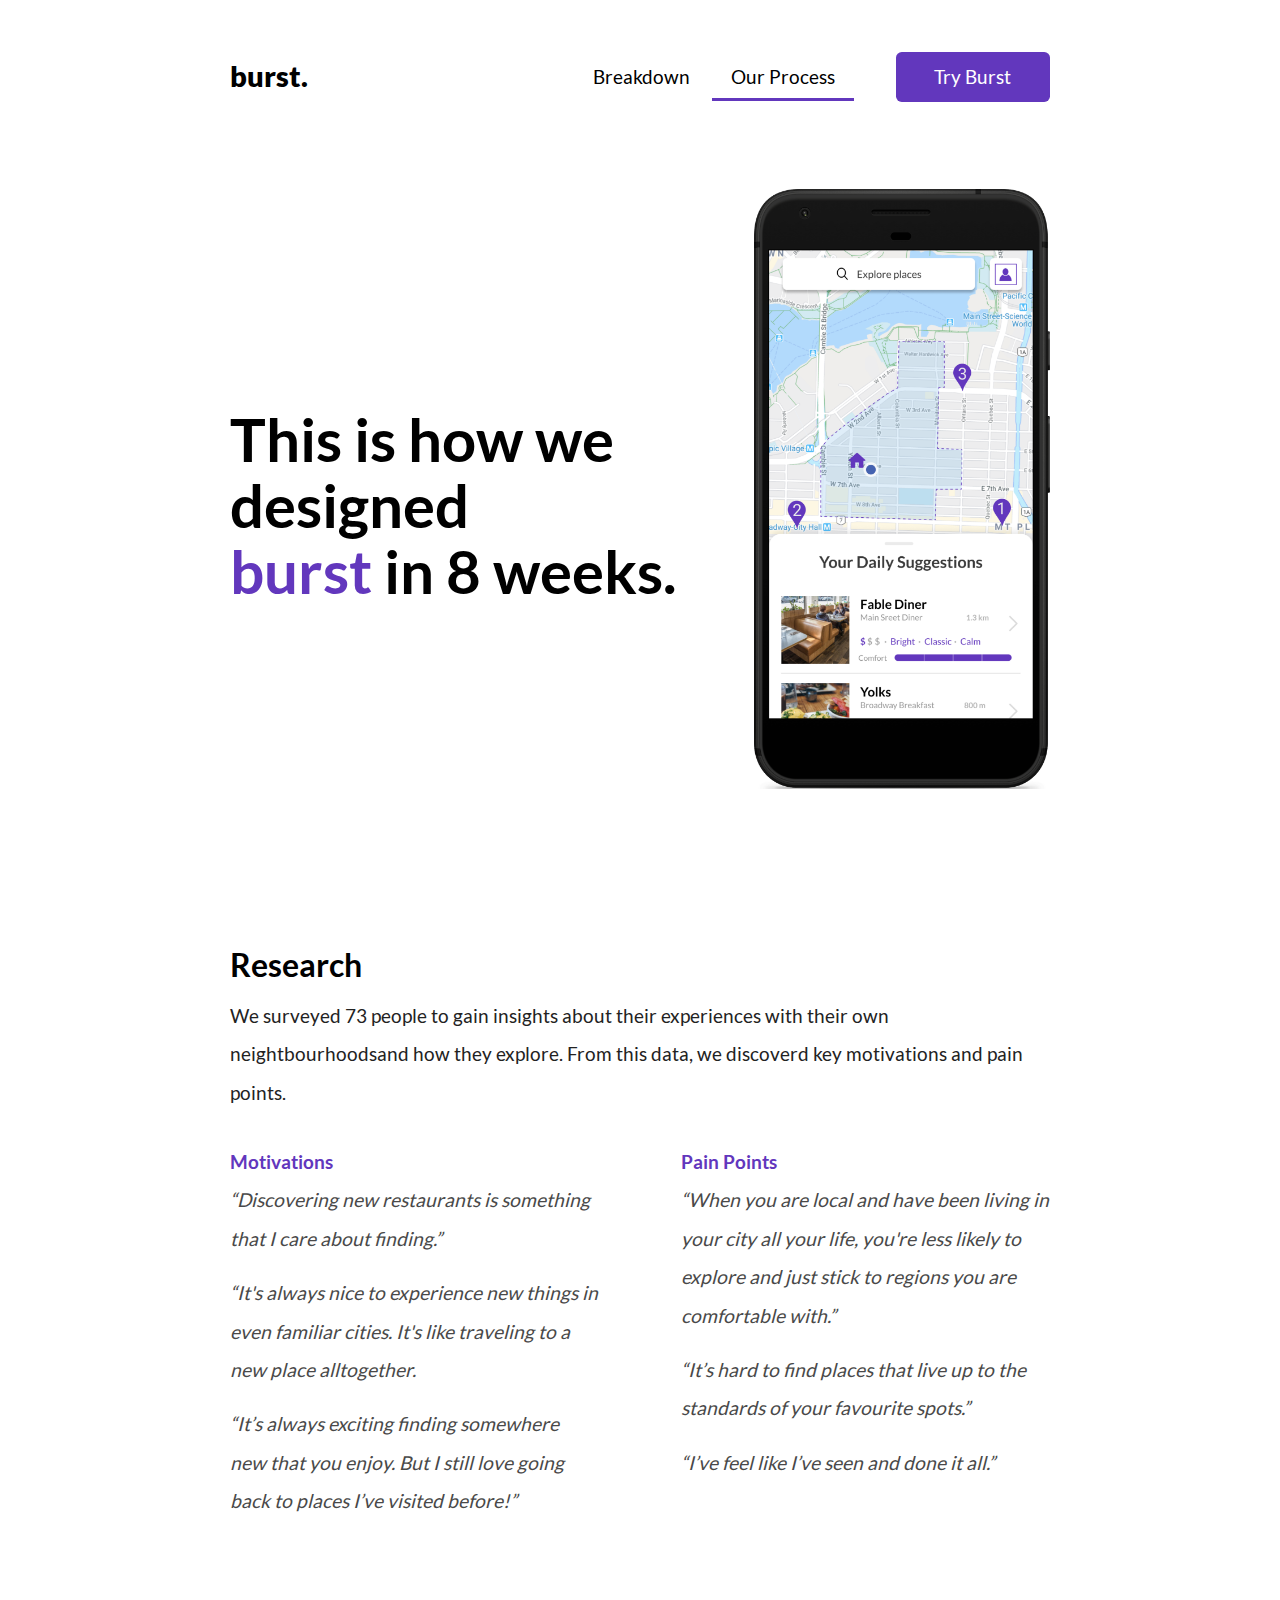
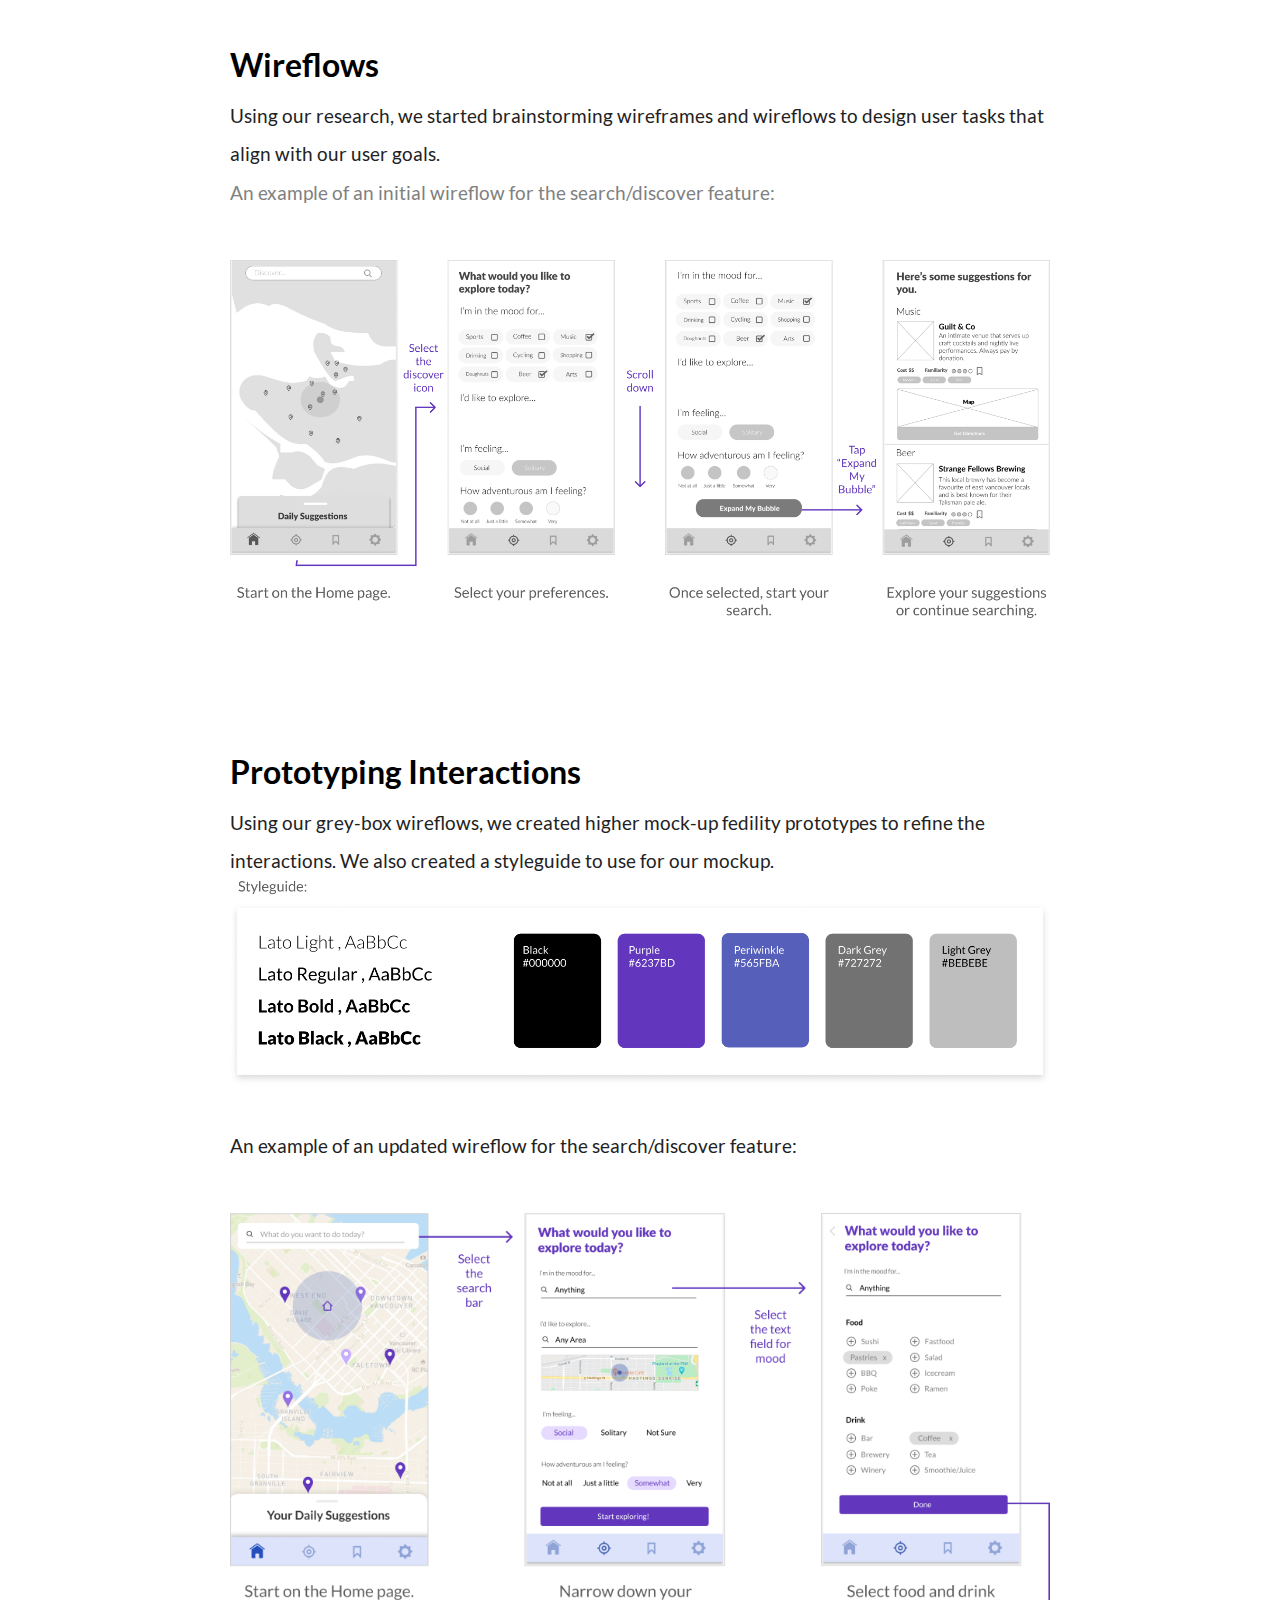
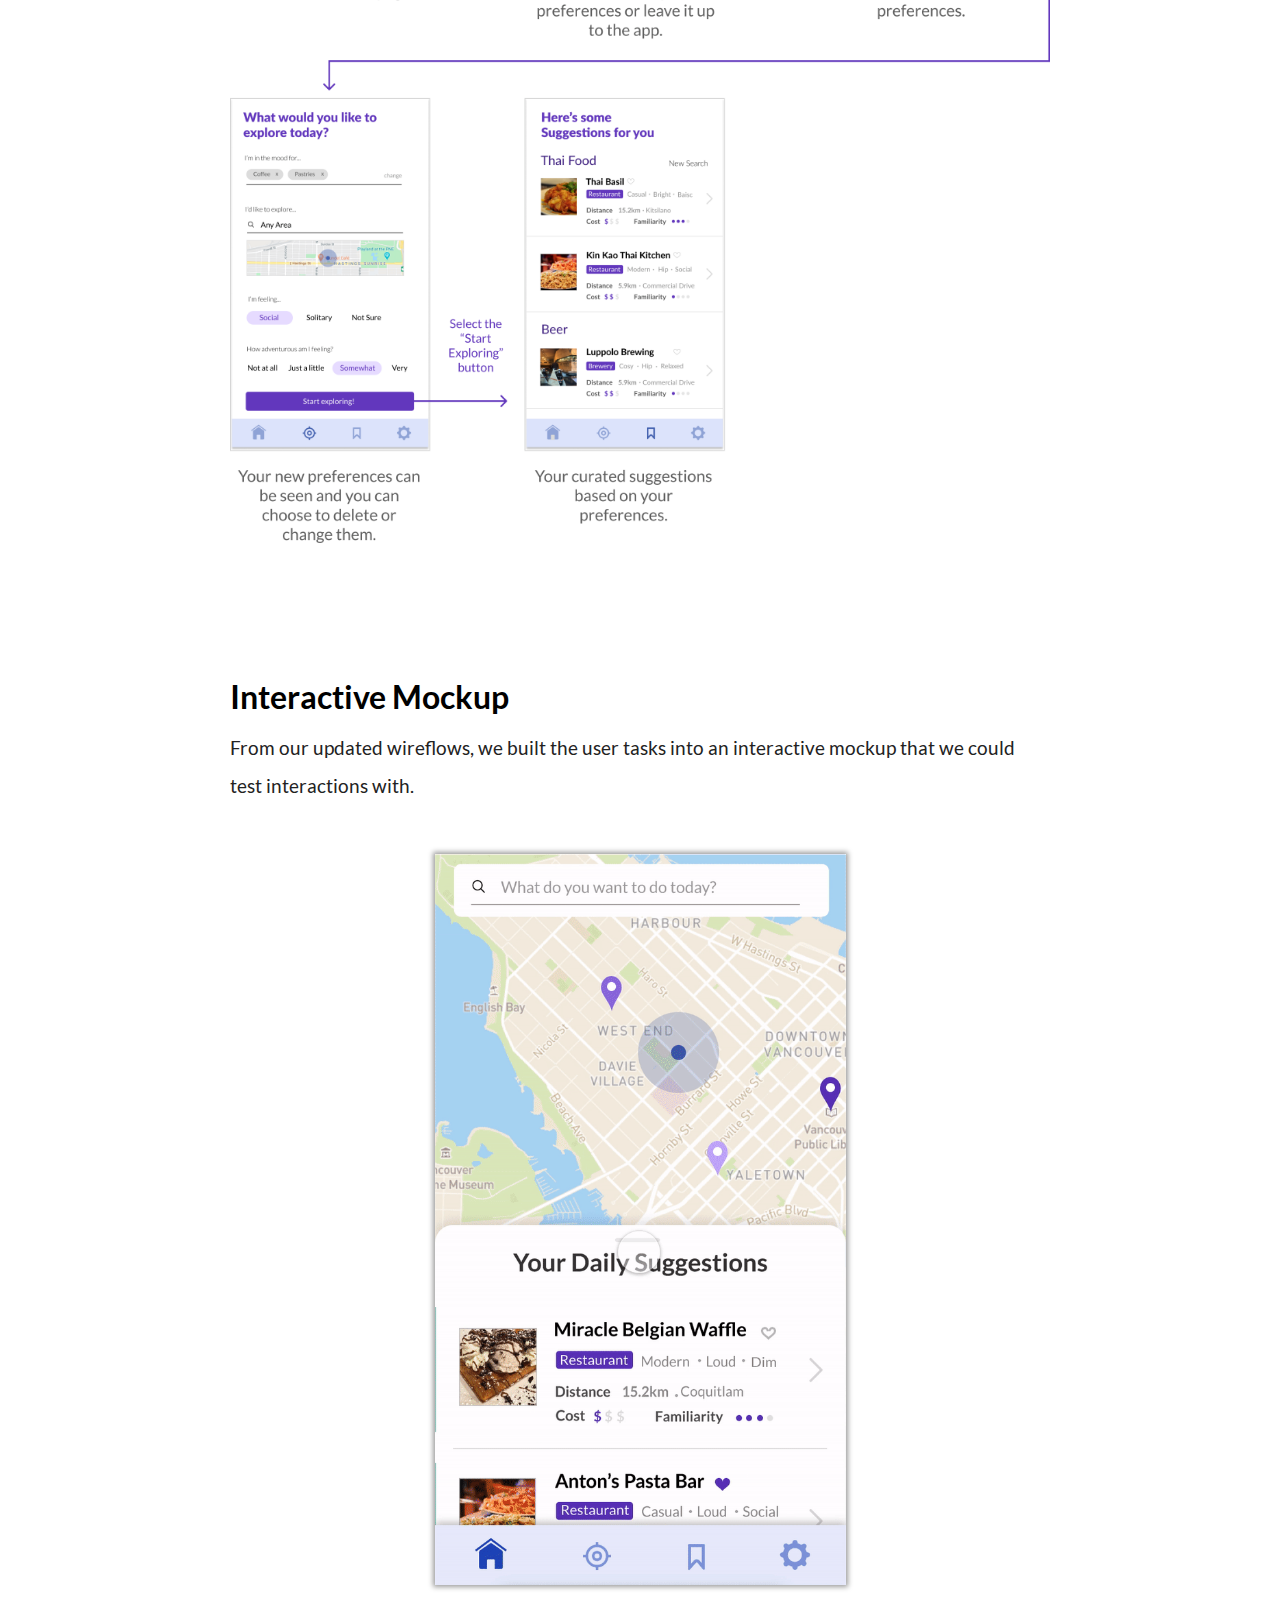
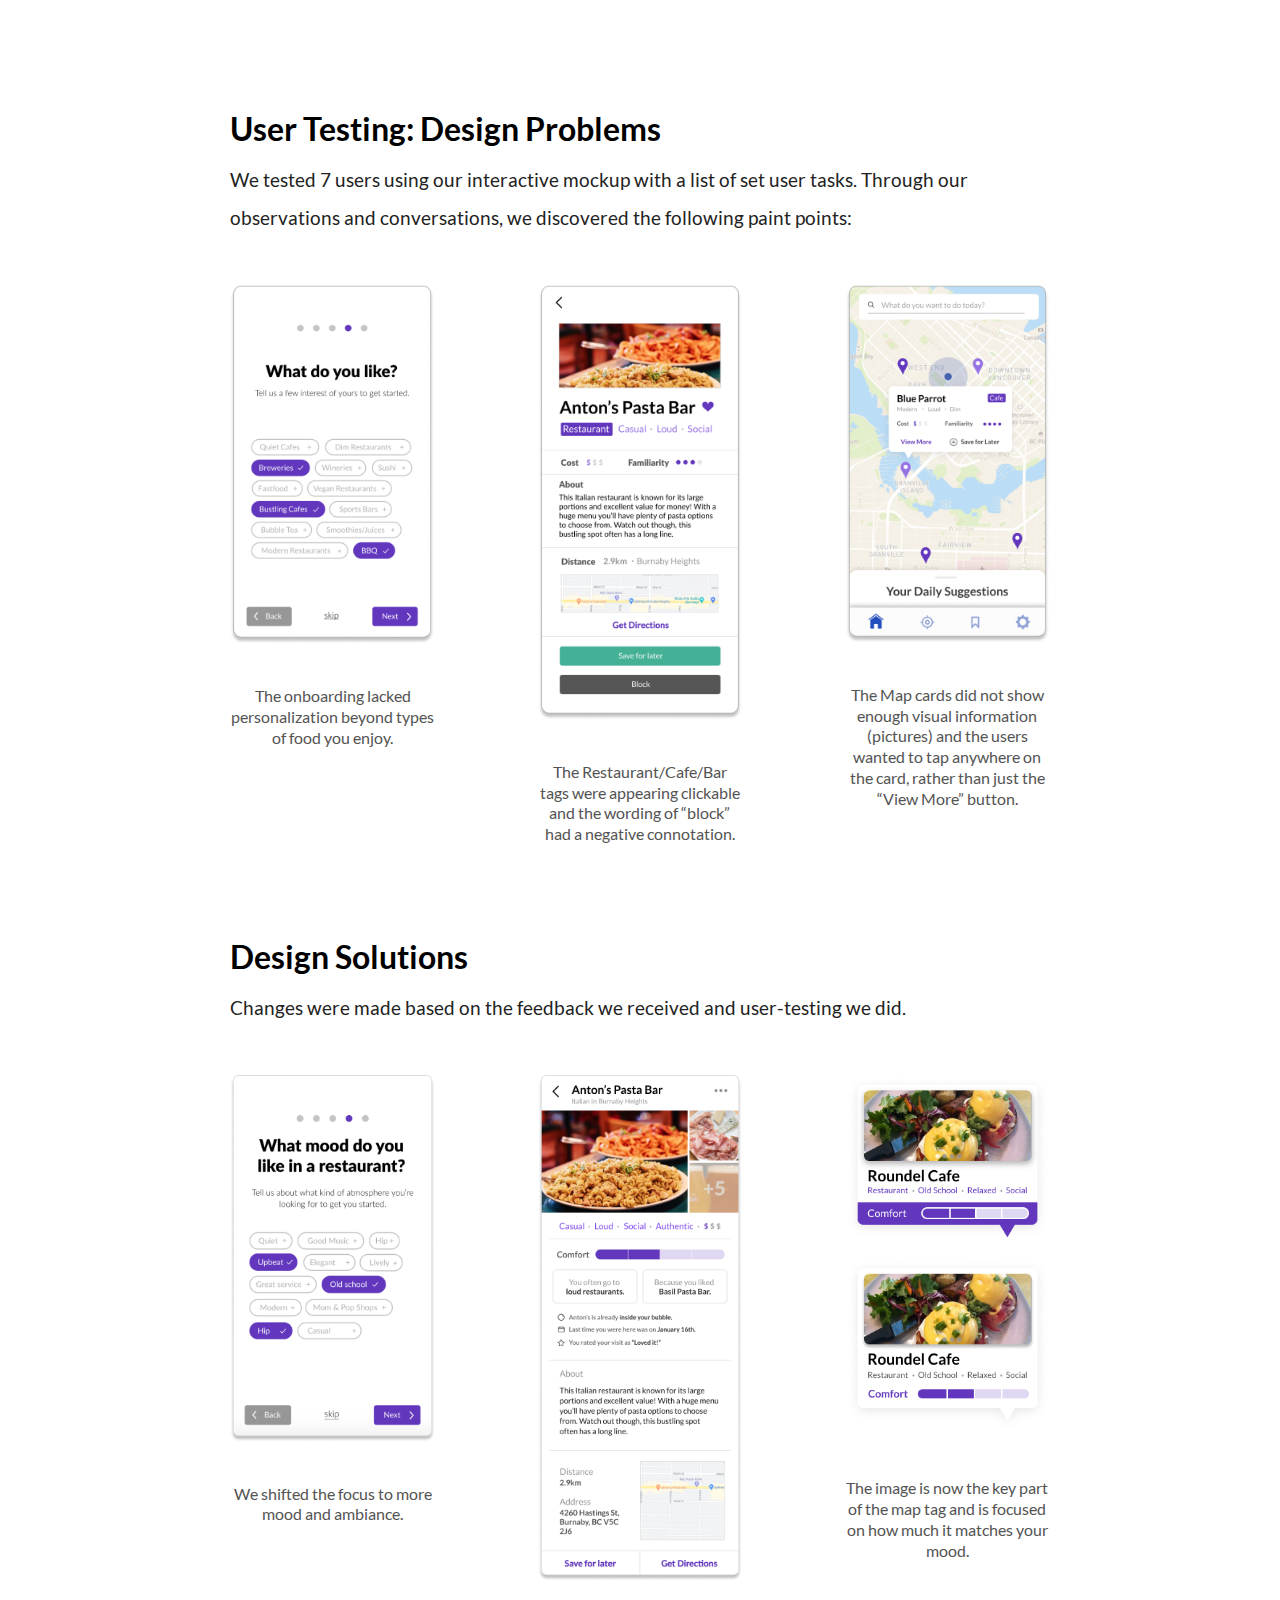
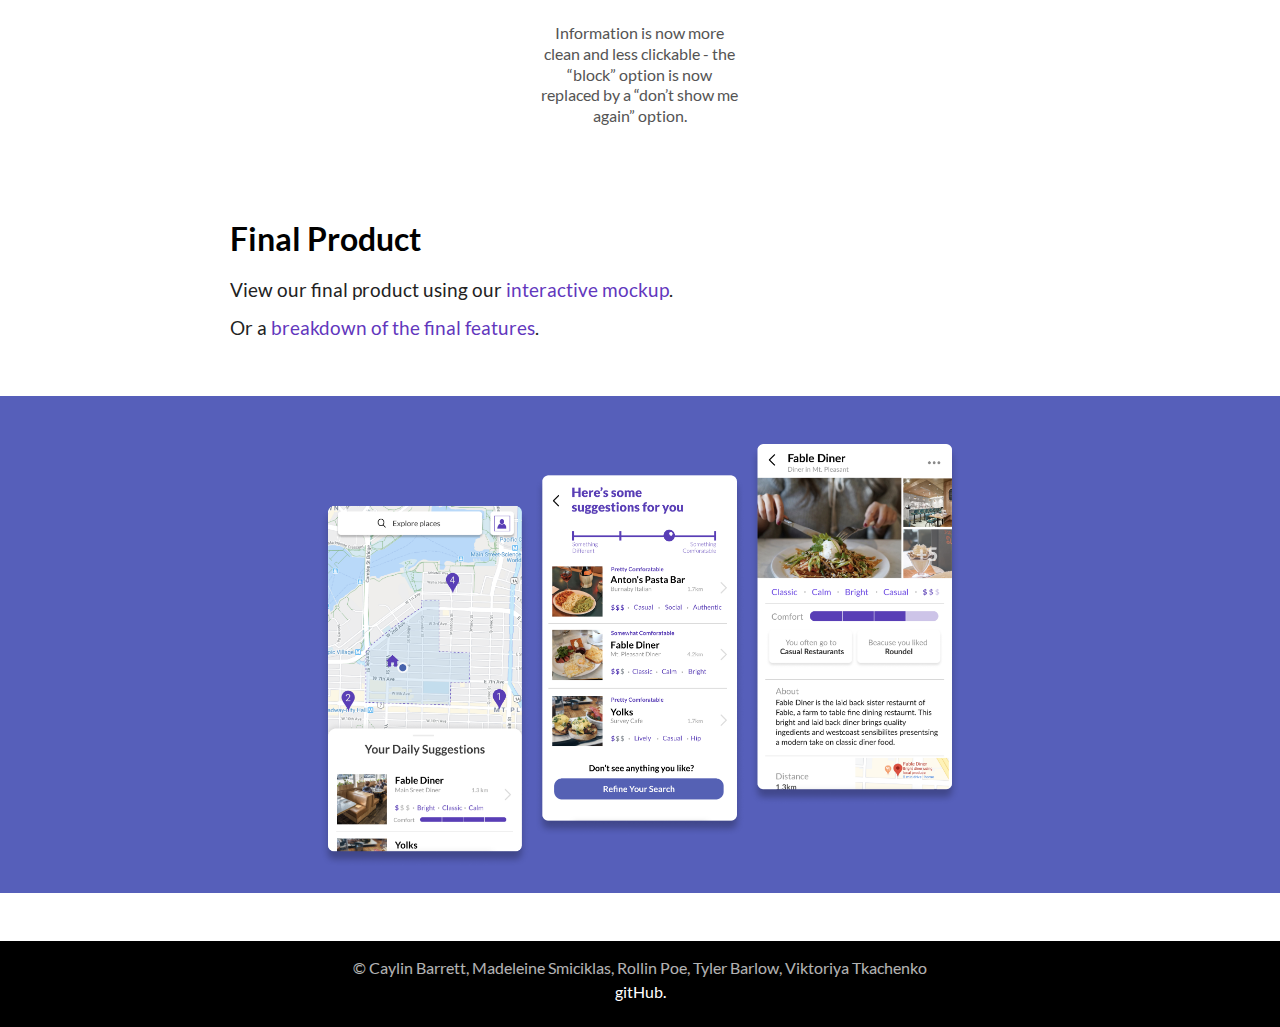
<file: process.html>
<!DOCTYPE html>
<html lang="en" dir="ltr">

<head>
    <meta charset="utf-8">
    <meta name="viewport" content="width=device-width, initial-scale=1">
    <title>burst</title>
    <link rel="stylesheet" href="normalize.css">
    <link href="main.css" rel="stylesheet">

</head>

<body>
    <header>
        <a href="index.html" class="nav-logo">burst<span>.</span></a>
        <nav class="nav">
            <a href="breakdown.html" class="nav-link">Breakdown</a>
            <a href="process.html" class="nav-link-2">Our Process</a>
            <a href="https://cloud.protopie.io/p/085b4a9111" class="nav-button">Try Burst</a>
        </nav>
    </header>

    <!-- Process section start-->
    <div class="process-container">
        <!--This is the banner-->
        <div class="process-banner">
            <h1 class="banner-h1"> This is how we designed
                <span class="highlighted-text">burst </span>in 8 weeks.</h1>
            <img src="img/home_mockup.png" alt="Mockup of home screen" height="600px">
        </div>

        <!--Reaserch section-->
        <div>
            <h1 class="banner-h1">Research</h1>
            <p>We surveyed 73 people to gain insights about their experiences with their own neightbourhoodsand how they explore. From this data, we discoverd key motivations and pain points. </p>
        </div>
        <div class="research-twocol">
            <div class="motivations">
                <h3><span class="highlighted-text">Motivations</span></h3>
                <p>“Discovering new restaurants is something that I care about finding.”</p>
                <p>“It's always nice to experience new things in even familiar cities. It's like traveling to a new place alltogether.</p>
                <p>“It’s always exciting finding somewhere new that you enjoy. But I still love going back to places I’ve visited before!”</p>
            </div>
            <div class="pain-points">
                <h3><span class="highlighted-text">Pain Points</span></h3>
                <p>“When you are local and have been living in your city all your life, you're less likely to explore and just stick to regions you are comfortable with.”</p>
                <p>“It’s hard to find places that live up to the standards of your favourite spots.”</p>
                <p>“I’ve feel like I’ve seen and done it all.”</p>
            </div>
        </div>

        <!--wireflows section-->
        <section>
            <h1 class="banner-h1">Wireflows</h1>
            <p>Using our research, we started brainstorming wireframes and wireflows to design user tasks that align with our user goals. </p>
            <p> <span class="highlighted-text-grey">An example of an initial wireflow for the search/discover feature:</span></p>

            <div class="map">
                <img class="fullwidth-img" src="img/wireflows.png" alt="wireflow images" width="1100px">
            </div>
        </section>

        <!-- Prototyping section-->
        <section>
            <h1 class="banner-h1">Prototyping Interactions</h1>
            <p>Using our grey-box wireflows, we created higher mock-up fedility prototypes to refine the interactions. We also created a styleguide to use for our mockup.</p>
            <img class="fullwidth-img" src="img/style-guide.png" alt="Style guide swatches" width="1100px">
            <p>An example of an updated wireflow for the search/discover feature:</p>
            <img class="fullwidth-img" src="img/discover-wireflow.png" width="1100px">
        </section>

        <section class="interactive-mockup">
            <h1 class="banner-h1">Interactive Mockup</h1>
            <p>From our updated wireflows, we built the user tasks into an interactive mockup that we could test interactions with.</p>
            <img class="single-img" src="img/gifs/process_oldMockup.gif" width="411px" alt="Gif of our first mockup">
        </section>

        <section class=usertesting>
            <h1 class="banner-h1">User Testing: Design Problems</h1>
            <p>We tested 7 users using our interactive mockup with a list of set user tasks. Through our observations and conversations, we discovered the following paint points: </p>

            <div class="three-col-img">
                <div>
                    <img src="img/process_oldInterests.png" width="411px" alt="old interest onboarding image">
                    <figcaption>The onboarding lacked personalization beyond types of food you enjoy.</figcaption>
                </div>

                <div>
                    <img src="img/process_oldPlace.png" width="411px" alt="old place page image">
                    <figcaption>The Restaurant/Cafe/Bar tags were appearing clickable and the wording of “block” had a negative connotation.</figcaption>
                </div>

                <div>
                    <img src="img/process_oldMapCards.png" width="411px" alt="old home page image">
                    <figcaption>The Map cards did not show enough visual information (pictures) and the users wanted to tap anywhere on the card, rather than just the “View More” button.</figcaption>
                </div>
            </div>
        </section>

        <section class=design-solutions>
            <h1 class="banner-h1">Design Solutions</h1>
            <p>Changes were made based on the feedback we received and user-testing we did. </p>
            <div class="three-col-img">
                <div>
                    <img src="img/process_newInterests.png" width="411px" alt="new interest onboarding image">
                    <figcaption>We shifted the focus to more mood and ambiance.</figcaption>
                </div>

                <div>
                    <img src="img/process_newPlace.png" width="411px" alt="new place page image">
                    <figcaption>Information is now more clean and less clickable - the “block” option is now replaced by a “don’t show me again” option.</figcaption>
                </div>

                <div>
                    <img src="img/process_newMapCards.png" width="411px" alt="new home page image">
                    <figcaption>The image is now the key part of the map tag and is focused on how much it matches your mood.</figcaption>
                </div>
            </div>
        </section>

        <section class=final-product>
            <h1 class="banner-h1">Final Product</h1>
            <p>View our final product using our <a href="https://cloud.protopie.io/p/085b4a9111">interactive mockup</a>.</p>
            <p>Or a <a href="breakdown.html">breakdown of the final features</a>.</p>
        </section>
    </div>
    
    <a href="breakdown.html"><div class="fullwidth">
        <img class="final-product-image" src="img/process_final.png" alt="Three images of the final product">
        </div></a>
    <!--process section End-->
    <footer>
        <div class="footer-2">
            <p class="names"> &copy; Caylin Barrett, Madeleine Smiciklas, Rollin Poe, Tyler Barlow, Viktoriya Tkachenko</p>
            <a href="https://github.com/tkachenk1/Website-for-IAT-334-">gitHub.</a>
        </div>
    </footer>
</body>

</html>
</file>
<file: main.css>
*,
  *::after,
  *::before {
      box-sizing: border-box;
  }

  * {
      margin: 0;
      padding: 0;
      text-decoration: none;
  }


  /* ~~~ FONTS ~~~ */


  @font-face {
      font-family: 'Lato';
      font-weight: 300;
      /* LIGHT */
      font-style: normal;
      src: url('../fonts/Lato-Light.ttf');
      src: url('../fonts/Lato-Light.ttf?#iefix') format('embedded-opentype');
  }

  @font-face {
      font-family: 'Lato';
      font-weight: 400;
      /* REGULAR */
      font-style: normal;
      src: url('../fonts/Lato-Regular.ttf');
      src: url('../fonts/Lato-Light.ttf?#iefix') format('embedded-opentype');
  }

  @font-face {
      font-family: 'Lato';
      font-weight: 700;
      /* BOLD */
      font-style: normal;
      src: url('../fonts/Lato-Bold.ttf');
      src: url('../fonts/Lato-Light.ttf?#iefix') format('embedded-opentype');
  }

  @font-face {
      font-family: 'Lato';
      font-weight: 900;
      /* BLACK */
      font-style: normal;
      src: url('../fonts/Lato-Black.ttf');
      src: url('../fonts/Lato-Light.ttf?#iefix') format('embedded-opentype');
  }


  /* ~~~ MAIN ~~~ */


  body {
      font-family: "Lato", Arial, sans-serif;
      font-size: 1em;
      line-height: 2;
      min-height: 80vh;
  }

  p {
      font-size: 1.2em;
      white-space: pre-line;
      color: #222222;
  }


  /* ~~~ NAVIGATION ~~~ */


  header {
      display: -webkit-box;
      display: -moz-box;
      display: -ms-flexbox;
      display: -webkit-flex;
      -webkit-flex-wrap: wrap;

      display: flex;
      justify-content: space-between;
      align-items: center;
      padding: 3em 18%;
      flex-wrap: wrap;
  }

  /* Our Process */
  .nav-link {
      font-size: 1.2em;
      padding: .1em 1em;
      font-weight: 400;
      display: inline-block;
      text-decoration: none;
      color: black;
      position: relative;
  }

  /* Learned border bottom nav link: https://www.w3schools.com/howto/howto_css_navbar_border.asp */
  .nav-link-2 {
      font-size: 1.2em;
      padding: .1em 1em;
      font-weight: 400;
      display: inline-block;
      text-decoration: none;
      color: black;
      position: relative;

      border-bottom: 3px solid #6237BD;
  }

  /* Try Burst */
  .nav-button {
      font-size: 1.2em;
      padding: .3em 2em;
      font-weight: 400;
      display: inline-block;
      text-decoration: none;
      color: white;
      position: relative;
      background: #6237BD;
      border-radius: .3em;
      margin-left: 2em;
  }

  .nav-logo {
      font-size: 1.8em;
      font-weight: 900;
      text-decoration: none;
      color: black;
  }

  .nav-button:hover {
      opacity: 70%;
      transition: .3s;
  }

  .nav-link:hover {
      opacity: 60%;
      transition: .3s;
  }

  .nav-logo:hover {
      /*      opacity: 60%;*/
      color: #636363;
      transition: .3s;
  }

  .nav-logo:hover span {
      color: #6237BD;
  }


  /* ~~~ LANDING PAGE CONTENT ~~~ */

  .index-container {
      display: -webkit-box;
      display: -moz-box;
      display: -ms-flexbox;
      display: -webkit-flex;
      -webkit-flex-wrap: wrap;
      display: flex;

      justify-content: center;
      align-items: center;

      padding: 1.2em 17%;
      flex-wrap: wrap;
      text-align: center;
  }

  .three-grid {
      width: 100%;
      max-width: 1000px;
      margin-left: auto;
      margin-right: auto;

      display: -webkit-box;
      display: -moz-box;
      display: -ms-flexbox;
      display: -webkit-flex;
      display: flex;
      -webkit-flex-wrap: wrap;
      flex-wrap: wrap;

      justify-content: space-around;
  }

  .icon-with-text {
      position: relative;
      padding: 4em;
      padding-top: 1em;

      display: -webkit-box;
      display: -moz-box;
      display: -ms-flexbox;
      display: -webkit-flex;
      -webkit-flex-wrap: wrap;
      flex-wrap: wrap;

      flex-direction: column;

      justify-content: space-between;
  }

  .hero-container {
      position: relative;
      height: auto;
      padding-bottom: 0;

      overflow-y: hidden;
  }

  .hero-content {
      position: absolute;
      left: 0px;
      top: 0px;
      width: 100%;
      height: auto;
      padding: 6rem 14%;

      display: -webkit-box;
      display: -moz-box;
      display: -ms-flexbox;
      display: flex;
      justify-content: space-around;

      overflow-y: hidden;
  }

  .hero-content img {
      width: 35%;
      height: auto;
  }

  .hero-content h1 {
      color: white;
      font-size: 3rem;
      line-height: 4rem;
      width: 40%;
  }

  .hero-content img {
      padding-top: 2rem;
  }

  .banner-img {
      max-width: 100%;
      height: auto;
      /*  padding-bottom: 3em;*/
  }

  .burst-description {
      display: -webkit-box;
      display: -moz-box;
      display: -ms-flexbox;
      display: flex;
      flex-direction: column;
      justify-content: center;
      align-items: center;
  }

  .line-img {
      width: 50%;
      padding-top: 1em;
      padding-bottom: 2em;
  }

  .index-p {
      padding-bottom: 4em;
  }

  .highlighted-text {
      color: #6237BD;
  }

  .banner-h1 {
      white-space: pre-line;
      display: block;
      padding-top: 0;
      margin-bottom: 0;
  }

  .banner-h1-2 {
      white-space: pre-line;
      display: block;
      padding-top: 3em;
  }

  .grey-p {
      color: #636363;
  }

  .icon-img {
      width: 100%;
      position: relative;

  }

  .p-bold {
      font-weight: 700;
      text-align: center;
      display: block;
      padding-top: 1em;
  }

  .short-para {
      font-size: 1em;
      white-space: pre-line;
      text-align: center;
      padding-top: 1em;
  }

  .gif-with-text {
      position: relative;
      padding: 1em;


      display: -webkit-box;
      display: -moz-box;
      display: -ms-flexbox;
      display: -webkit-flex;
      -webkit-flex-wrap: wrap;
      flex-wrap: wrap;

      flex-direction: column;

      justify-content: space-between;
  }

  .gif {
      box-shadow: 0 0 5px 2px #9d9d9d;
  }

  .gif-caption {
      font-size: 1em;
      white-space: pre-line;
      text-align: center;
      padding-top: 1em;

  }

  /* ~~~ FOOTER ~~~ */
  footer {
      margin-top: 3rem;
  }

  .footer-1 {
      display: -webkit-box;
      display: -moz-box;
      display: -ms-flexbox;
      display: -webkit-flex;
      -webkit-flex-wrap: wrap;
      display: block;
      justify-content: space-between;
      padding: 1.2em 10%;
      flex-wrap: wrap;
      -webkit-flex-wrap: wrap;
      text-align: center;
      background-color: #6237BD;
      padding-bottom: 4em;
      margin-top: 4em;
  }

  .footer-2 {
      display: -webkit-box;
      display: -moz-box;
      display: -ms-flexbox;
      display: -webkit-flex;
      -webkit-flex-wrap: wrap;
      display: block;
      justify-content: space-between;
      padding: 1.2em 10%;
      flex-wrap: wrap;
      -webkit-flex-wrap: wrap;
      text-align: center;
      background-color: black;
  }

  .footer-2 a {
      color: white;
  }

  .footer-2 a:hover {
      border-bottom: 1px solid white;
  }

  .footer-h2 {
      color: white;
      font-weight: 400;
      padding-bottom: 1em;
      padding-top: 1em;
  }

  .footer-button {
      font-weight: 300;
      font-size: 1.2em;
      color: white;
      padding: .7em 1.5em;
      text-decoration: none;
      border-radius: 4px;
      border: 1px solid white;
  }

  .footer-button:hover {
      background-color: #7649d6;
      transition: .3s;
  }

  .names {
      line-height: 1;
      font-size: 1em;
      color: white;
      opacity: 70%;
  }



  /* ~~~ LANDING PAGE CONTENT for PROCESS ~~~ */
  .process-container,
  .breakdown-container {
      display: -webkit-box;
      display: -moz-box;
      display: -ms-flexbox;
      display: -webkit-flex;
      -webkit-flex-wrap: wrap;
      display: flex;

      justify-content: left;
      align-items: center;

      padding: 1.2em 18%;
      padding-bottom: 0;
      flex-wrap: wrap;
      text-align: left;
  }

  .process-container img,
  .breakdown-container img {
      margin-bottom: 2rem;
  }

  .process-container h1,
  .breakdown-container h1 {
      margin-top: 5rem;
  }

  .process-container section p:last-of-type {
      margin-bottom: 3rem;
  }

  .research-twocol {
      display: -webkit-box;
      display: -moz-box;
      display: -ms-flexbox;
      display: flex;
      justify-content: space-between;
  }

  .research-twocol div {
      width: 45%;
      padding: 2rem 0;
  }

  .research-twocol p {
      padding-top: 1rem;
      color: #494949;
      font-style: italic;
  }

  .interactive-mockup {
      display: -webkit-box;
      display: -moz-box;
      display: -ms-flexbox;
      display: flex;
      flex-direction: column;
  }

  .interactive-mockup img {
      align-self: center;
      box-shadow: 0 0 5px 2px #9d9d9d;

  }

  .research-twocol p:first-of-type {
      padding-top: 0;
  }

  .process-container .fullwidth-img {
      width: 100%;
  }

  .process-banner,
  .breakdown-banner {
      width: 100%;
      margin: 0 auto;
      margin-bottom: 2rem;
      padding-top: 1rem;

      display: -webkit-box;
      display: -moz-box;
      display: -ms-flexbox;
      display: flex;
      justify-content: space-between;
      align-items: center;

      font-family: Lato-black.ttf;
      font-style: normal;
      font-weight: bold;
      font-size: 30px;
      line-height: 66px;

      color: #000000;
  }

  .process-banner h1 {
      margin-top: 0;
      margin-right: 1.5rem;
  }

  .breakdown-banner h1 {
      margin-top: 0;
      margin-right: 5rem;
  }

  .usertesting .three-col-img,
  .design-solutions .three-col-img {
      display: -webkit-box;
      display: -moz-box;
      display: -ms-flexbox;
      display: flex;
      justify-content: space-between;
      width: 100%;
  }

  .usertesting div,
  .design-solutions div {
      width: 25%;
  }

  .usertesting img,
  .design-solutions img {
      width: 100%;
  }

  .usertesting figcaption,
  .design-solutions figcaption {
      line-height: 1.3rem;
      text-align: center;
      color: #545454;
  }

  .final-product a {
      color: #6237BD;
      text-decoration: none;
  }

  .final-product a:hover {
      border-bottom: 2px solid #6237BD;
  }

  .fullwidth {
      width: 100%;
      background-color: #565FBA;
      text-align: center;
      padding-top: 3rem;
      padding-bottom: 1rem;
  }

  .final-product-image {
      width: 50%;
  }


  /* ~~~ Process End ~~~ */

  /* ~~~ Start breakdown page ~~~ */

  .breakdown-container h2 {
      font-size: 2.5rem;
      font-weight: 700;
      line-height: 2.6rem;
  }

  .breakdown-container p {
      margin-top: 1rem;
  }

  .breakdown-container section {
      display: -webkit-box;
      display: -moz-box;
      display: -ms-flexbox;
      display: flex;
      justify-content: space-between;
      align-items: center;
      margin-top: 3rem;
  }

  /*
.breakdown-container section img {
    border-top: 8px solid #6236BD;
    border-left: 8px solid #4C52B2;
    border-bottom: 8px solid #6236BD;
    border-right: 8px solid #4C52B2;
}
*/

  .breakdown-container section .left-col,
  .breakdown-container section .right-col {
      width: 50%;
  }

  .breakdown-container section img {
      width: 80%;
  }

  .breakdown-container section .img-col {
      text-align: right;
  }

  .left-col img {
      box-shadow: 0 0 5px 2px #9d9d9d;
  }

  .right-col.img-col img {
      box-shadow: 0 0 5px 2px #9d9d9d;
  }


  /* ~~~ End breakdown page ~~~ */


  .highlighted-text-grey {
      color: grey;
  }


  .two-columns {
      max-width: 85%;
      margin-left: auto;
      margin-right: auto;

      display: -webkit-box;
      display: -moz-box;
      display: -ms-flexbox;
      display: -webkit-flex;
      display: flex;
      -webkit-flex-wrap: wrap;
      flex-wrap: wrap;

      justify-content: space-between;
  }


  .title-with-para {
      padding-left: 2em;
      position: relative;

      display: -webkit-box;
      display: -moz-box;
      display: -ms-flexbox;
      display: -webkit-flex;
      -webkit-flex-wrap: wrap;
      flex-wrap: wrap;

      flex-direction: column;
  }

  .p-bold-purple {
      color: #6237BD;
      font-weight: 700;
      text-align: left;
      display: block;
      padding-top: 1em;
  }

  .short-para-citation {
      white-space: pre-line;
      text-align: left;
      padding-top: 1em;
  }

  /* ~~~ Media Queries ~~~ */
  @media (max-width: 1200px) {
      .process-container {
          padding: 1.2em 5%;
      }

      .breakdown-container {
          padding: 1.2em 5%;
      }

      header {
          justify-content: space-between;
          padding: 5%;
      }
  }
  }
</file>
